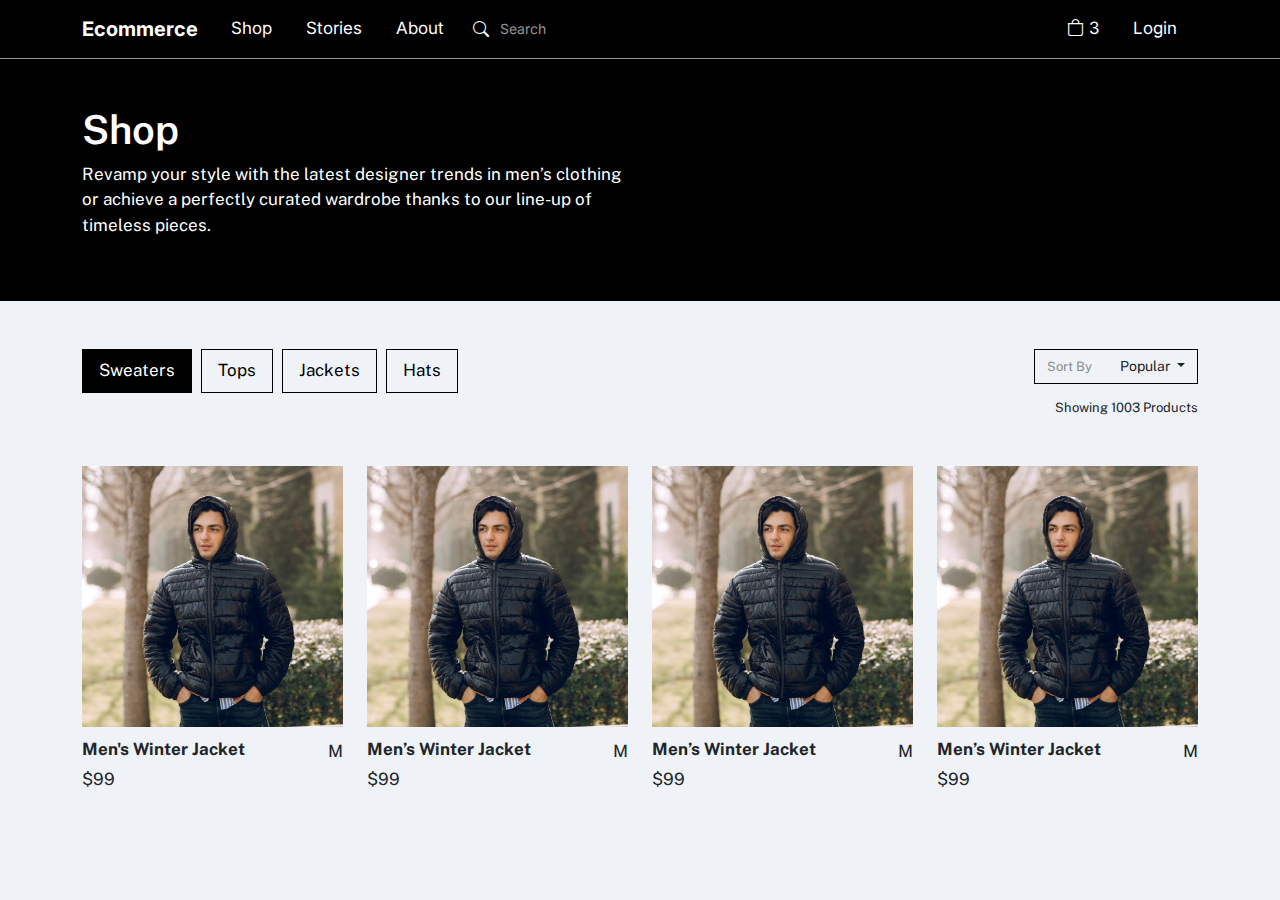
<file: index.html>
<!DOCTYPE html>
<html>

<head>
	<meta charset="utf-8">
	<meta name="viewport" content="width=device-width, initial-scale=1">
	<title>Bootstrap</title>
	<link rel="preconnect" href="https://fonts.googleapis.com">
	<link rel="preconnect" href="https://fonts.gstatic.com" crossorigin>
	<link
		href="https://fonts.googleapis.com/css2?family=Inter:wght@400;700&family=Public+Sans:wght@400;600;700&display=swap"
		rel="stylesheet">
	<link rel="stylesheet" type="text/css" href="css/bootstrap.min.css">
	<link rel="stylesheet" type="text/css" href="bootstrap-icons/font/bootstrap-icons.min.css">
	<link rel="stylesheet" type="text/css" href="css/style.css">
</head>

<body>
	<header class="header">
		<nav class="navbar navbar-expand-md navbar-dark">
			<div class="container-xl">
				<a class="navbar-brand" href="index.html">Ecommerce</a>

				<div class="d-block d-md-none ms-auto">
					<a href="" class="btn"><i class="bi bi-search"></i></a>
					<a href="cart.html" class="btn"><i class="bi bi-bag"></i> 3</a>
					<a href="" class="btn"><i class="bi bi-person-circle"></i></a>
				</div>
				<button class="navbar-toggler" type="button" data-bs-toggle="collapse" data-bs-target="#navbarNav"
					aria-controls="navbarNav" aria-expanded="false" aria-label="Toggle navigation">
					<span class="navbar-toggler-icon"></span>
				</button>
				<div class="collapse navbar-collapse" id="navbarNav">
					<ul class="navbar-nav">
						<li class="nav-item">
							<a class="nav-link active" aria-current="page" href="#">Shop</a>
						</li>
						<li class="nav-item">
							<a class="nav-link" href="#">Stories</a>
						</li>
						<li class="nav-item">
							<a class="nav-link" href="#">About</a>
						</li>
					</ul>
					<form class="search-form d-none d-md-block">
						<div class="input-group">
							<span class="input-group-text" id="basic-addon1">
								<i class="bi bi-search"></i>
							</span>
							<input type="text" class="form-control" placeholder="Search"
								aria-describedby="basic-addon1">
						</div>
					</form>
					<ul class="navbar-nav ms-auto pe-1 d-none d-md-flex">
						<li class="nav-item">
							<a class="nav-link" href="cart.html"><i class="bi bi-bag"></i> 3</a>
						</li>
						<li class="nav-item">
							<a class="nav-link" href="#">Login</a>
						</li>
					</ul>
				</div>
			</div>
		</nav>
	</header>

	<section class="banner">
		<div class="container-xl">
			<div class="row">
				<div class="col-md-6">
					<h1>Shop</h1>
					<p>Revamp your style with the latest designer trends in men’s clothing or achieve a perfectly
						curated wardrobe thanks to our line-up of timeless pieces.</p>
				</div>
			</div>
		</div>
	</section>

	<section class="py-5">
		<div class="container-xl">
			<div class="row mb-5 justify-content-between">
				<div class="col-auto">
					<ul class="nav nav-pills nav-fill nav-filter d-none d-md-flex">
						<li class="nav-item">
							<a class="nav-link active" aria-current="page" href="#">Sweaters</a>
						</li>
						<li class="nav-item">
							<a class="nav-link" href="#">Tops</a>
						</li>
						<li class="nav-item">
							<a class="nav-link" href="#">Jackets</a>
						</li>
						<li class="nav-item">
							<a class="nav-link" href="#">Hats</a>
						</li>
					</ul>

					<div class="dropdown d-block d-md-none">
						<button class="btn btn-black dropdown-toggle" type="button" data-bs-toggle="dropdown"
							aria-expanded="false">
							Sweaters
						</button>
						<ul class="dropdown-menu">
							<li><a class="dropdown-item" href="#">Tops</a></li>
							<li><a class="dropdown-item" href="#">Jackets</a></li>
							<li><a class="dropdown-item" href="#">Hats</a></li>
						</ul>
					</div>
				</div>
				<div class="col-auto d-flex justify-content-end align-items-end flex-column filter-sort-wrap">
					<div class="d-flex align-items-center filter-sort">
						<span class="me-3">Sort By</span>
						<div class="dropdown">
							<button class="btn dropdown-toggle" type="button" data-bs-toggle="dropdown"
								aria-expanded="false">
								Popular
							</button>
							<ul class="dropdown-menu dropdown-menu-end">
								<li><a class="dropdown-item" href="#">Price</a></li>
								<li><a class="dropdown-item" href="#">Relevance</a></li>
							</ul>
						</div>
					</div>
					<div>Showing 1003 Products</div>
				</div>
			</div>

			<div class="row justify-content-center">
				<div class="col-6 col-md-4 col-lg-3">
					<a class="product" href="product.html">
						<img src="images/jacket.jpg" alt="Men’s Winter Jacket">

						<div class="d-flex justify-content-between">
							<h3>Men's Winter Jacket</h3>
							<span>M</span>
						</div>
						<p>$99</p>
					</a>
				</div>
				<div class="col-6 col-md-4 col-lg-3">
					<a class="product" href="product.html">
						<img src="images/jacket.jpg" alt="Men’s Winter Jacket">

						<div class="d-flex justify-content-between">
							<h3>Men’s Winter Jacket</h3>
							<span>M</span>
						</div>
						<p>$99</p>
					</a>
				</div>
				<div class="col-6 col-md-4 col-lg-3">
					<a class="product" href="product.html">
						<img src="images/jacket.jpg" alt="Men’s Winter Jacket">

						<div class="d-flex justify-content-between">
							<h3>Men’s Winter Jacket</h3>
							<span>M</span>
						</div>
						<p>$99</p>
					</a>
				</div>
				<div class="col-6 col-md-4 col-lg-3">
					<a class="product" href="product.html">
						<img src="images/jacket.jpg" alt="Men’s Winter Jacket">

						<div class="d-flex justify-content-between">
							<h3>Men’s Winter Jacket</h3>
							<span>M</span>
						</div>
						<p>$99</p>
					</a>
				</div>
			</div>
		</div>
	</section>

	<script type="text/javascript" src="js/bootstrap.bundle.min.js"></script>
</body>

</html>
</file>
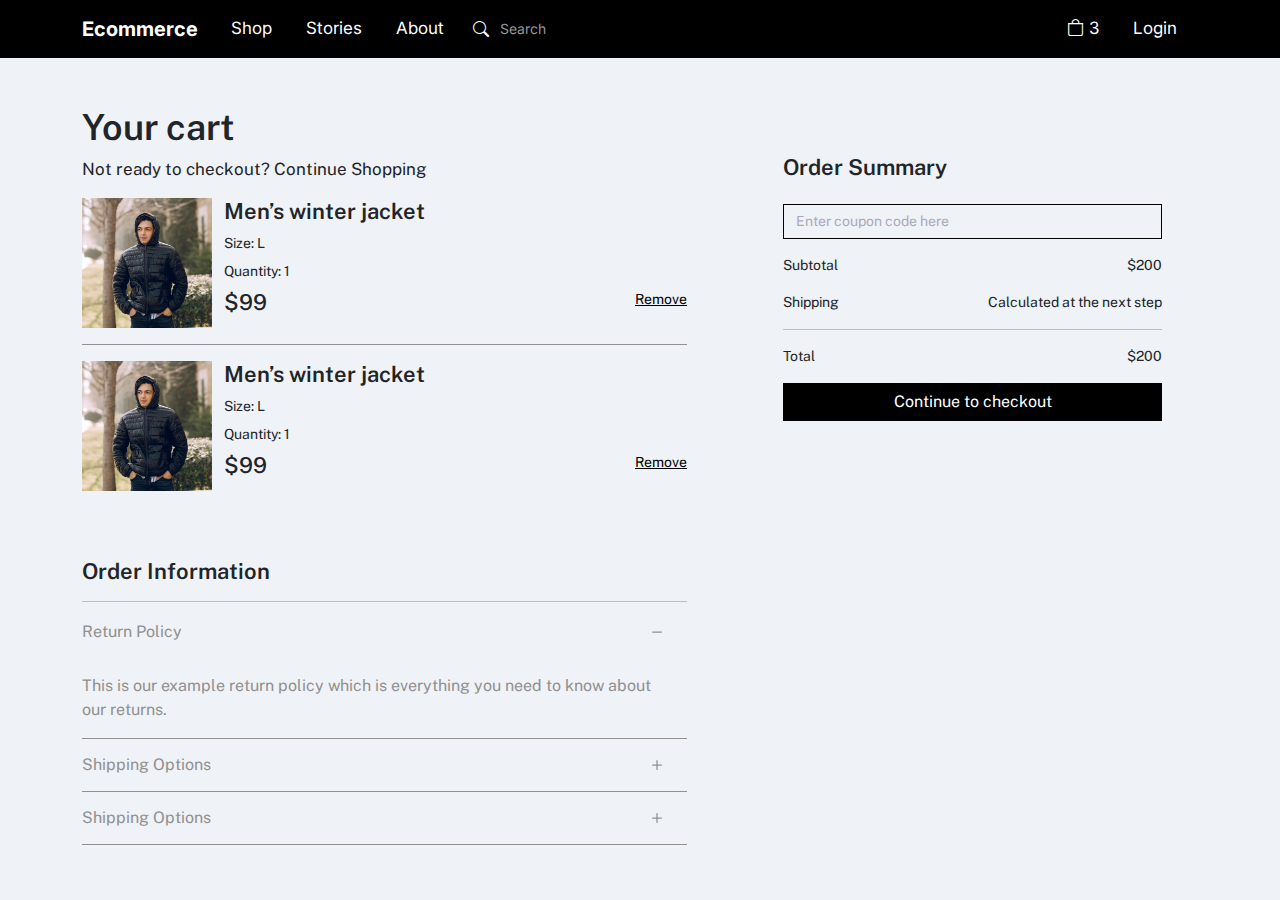
<file: cart.html>
<!DOCTYPE html>
<html>

<head>
	<meta charset="utf-8">
	<meta name="viewport" content="width=device-width, initial-scale=1">
	<title>Bootstrap</title>
	<link rel="preconnect" href="https://fonts.googleapis.com">
	<link rel="preconnect" href="https://fonts.gstatic.com" crossorigin>
	<link
		href="https://fonts.googleapis.com/css2?family=Inter:wght@400;700&family=Public+Sans:wght@400;600;700&display=swap"
		rel="stylesheet">
	<link rel="stylesheet" type="text/css" href="css/bootstrap.min.css">
	<link rel="stylesheet" type="text/css" href="bootstrap-icons/font/bootstrap-icons.min.css">
	<link rel="stylesheet" type="text/css" href="css/style.css">
</head>

<body>
	<header class="header">
		<nav class="navbar navbar-expand-md navbar-dark">
			<div class="container-xl">
				<a class="navbar-brand" href="index.html">Ecommerce</a>

				<div class="d-block d-md-none ms-auto">
					<a href="" class="btn"><i class="bi bi-search"></i></a>
					<a href="cart.html" class="btn"><i class="bi bi-bag"></i> 3</a>
					<a href="" class="btn"><i class="bi bi-person-circle"></i></a>
				</div>
				<button class="navbar-toggler" type="button" data-bs-toggle="collapse" data-bs-target="#navbarNav"
					aria-controls="navbarNav" aria-expanded="false" aria-label="Toggle navigation">
					<span class="navbar-toggler-icon"></span>
				</button>
				<div class="collapse navbar-collapse" id="navbarNav">
					<ul class="navbar-nav">
						<li class="nav-item">
							<a class="nav-link active" aria-current="page" href="#">Shop</a>
						</li>
						<li class="nav-item">
							<a class="nav-link" href="#">Stories</a>
						</li>
						<li class="nav-item">
							<a class="nav-link" href="#">About</a>
						</li>
					</ul>
					<form class="search-form d-none d-md-block">
						<div class="input-group">
							<span class="input-group-text" id="basic-addon1">
								<i class="bi bi-search"></i>
							</span>
							<input type="text" class="form-control" placeholder="Search"
								aria-describedby="basic-addon1">
						</div>
					</form>
					<ul class="navbar-nav ms-auto pe-1 d-none d-md-flex">
						<li class="nav-item">
							<a class="nav-link" href="cart.html"><i class="bi bi-bag"></i> 3</a>
						</li>
						<li class="nav-item">
							<a class="nav-link" href="#">Login</a>
						</li>
					</ul>
				</div>
			</div>
		</nav>
	</header>

	<section class="py-5">
		<div class="container-xl">
			<div class="row">
				<div class="col-md-7 pe-lg-5">
					<h1 class="h3">Your cart</h1>

					<p>Not ready to checkout? Continue Shopping</p>

					<div class="cart-list">
						<div class="cart-item">
							<img src="images/jacket.jpg">
							<div class="cart-item-details">
								<h4>Men’s winter jacket</h4>
								<p>Size: L</p>
								<p>Quantity: 1</p>

								<div class="d-flex justify-content-between">
									<h5>$99</h5>
									<a href="">Remove</a>
								</div>
							</div>
						</div>
						<div class="cart-item">
							<img src="images/jacket.jpg">
							<div class="cart-item-details">
								<h4>Men’s winter jacket</h4>
								<p>Size: L</p>
								<p>Quantity: 1</p>

								<div class="d-flex justify-content-between">
									<h5>$99</h5>
									<a href="">Remove</a>
								</div>
							</div>
						</div>
					</div>

					<br>
					<br>

					<h4>Order Information</h4>
					<hr class="mb-1">
					<div class="accordion" id="accordionExample">
						<div class="accordion-item">
							<h2 class="accordion-header">
								<button class="accordion-button" type="button" data-bs-toggle="collapse"
									data-bs-target="#collapseOne" aria-expanded="true" aria-controls="collapseOne">
									Return Policy
								</button>
							</h2>
							<div id="collapseOne" class="accordion-collapse collapse show"
								data-bs-parent="#accordionExample">
								<div class="accordion-body">
									This is our example return policy which is everything you need to know about our
									returns.
								</div>
							</div>
						</div>
						<div class="accordion-item">
							<h2 class="accordion-header">
								<button class="accordion-button collapsed" type="button" data-bs-toggle="collapse"
									data-bs-target="#collapseTwo" aria-expanded="false" aria-controls="collapseTwo">
									Shipping Options
								</button>
							</h2>
							<div id="collapseTwo" class="accordion-collapse collapse"
								data-bs-parent="#accordionExample">
								<div class="accordion-body">
									<strong>This is the second item's accordion body.</strong> It is hidden by default,
									until the collapse plugin adds the appropriate classes that we use to style each
									element. These classes control the overall appearance, as well as the showing and
									hiding via CSS transitions. You can modify any of this with custom CSS or overriding
									our default variables. It's also worth noting that just about any HTML can go within
									the <code>.accordion-body</code>, though the transition does limit overflow.
								</div>
							</div>
						</div>
						<div class="accordion-item">
							<h2 class="accordion-header">
								<button class="accordion-button collapsed" type="button" data-bs-toggle="collapse"
									data-bs-target="#collapseThree" aria-expanded="false" aria-controls="collapseThree">
									Shipping Options
								</button>
							</h2>
							<div id="collapseThree" class="accordion-collapse collapse"
								data-bs-parent="#accordionExample">
								<div class="accordion-body">
									<strong>This is the third item's accordion body.</strong> It is hidden by default,
									until the collapse plugin adds the appropriate classes that we use to style each
									element. These classes control the overall appearance, as well as the showing and
									hiding via CSS transitions. You can modify any of this with custom CSS or overriding
									our default variables. It's also worth noting that just about any HTML can go within
									the <code>.accordion-body</code>, though the transition does limit overflow.
								</div>
							</div>
						</div>
					</div>
				</div>
				<div class="col-md-5 px-lg-5 order-summary">
					<h4 class="pt-5 mb-4">Order Summary</h4>

					<form class="mb-3">
						<input type="text" name="" class="form-control" placeholder="Enter coupon code here">
					</form>

					<p class="d-flex justify-content-between">
						<span>Subtotal</span>
						<span>$200</span>
					</p>
					<p class="d-flex justify-content-between">
						<span>Shipping</span>
						<span>Calculated at the next step</span>
					</p>
					<hr>
					<p class="d-flex justify-content-between">
						<span>Total</span>
						<span>$200</span>
					</p>

					<a href="checkout.html" class="btn btn-black w-100">Continue to checkout</a>
				</div>
			</div>
		</div>
	</section>

	<script type="text/javascript" src="js/bootstrap.bundle.min.js"></script>
</body>

</html>
</file>
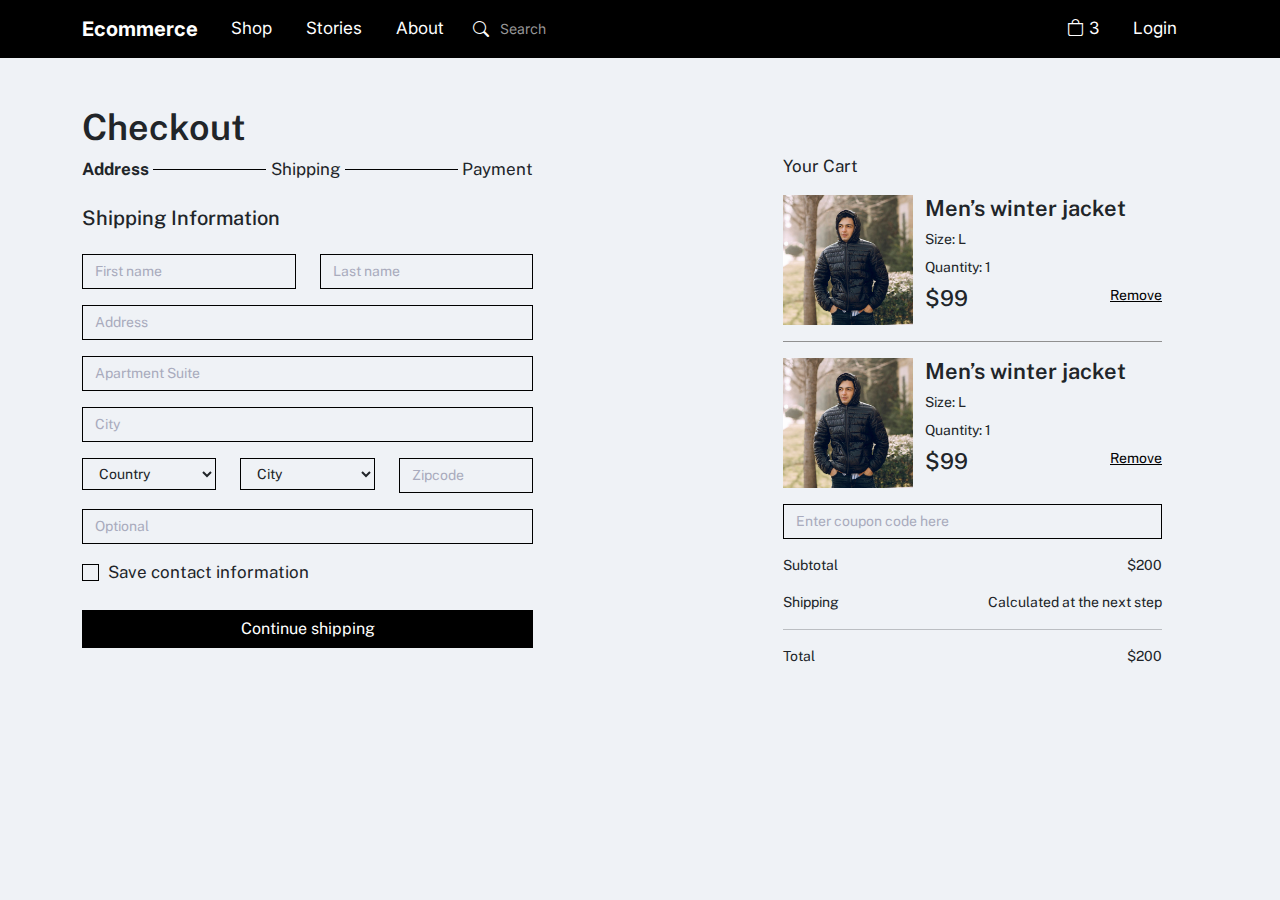
<file: checkout.html>
<!DOCTYPE html>
<html>

<head>
	<meta charset="utf-8">
	<meta name="viewport" content="width=device-width, initial-scale=1">
	<title>Bootstrap</title>
	<link rel="preconnect" href="https://fonts.googleapis.com">
	<link rel="preconnect" href="https://fonts.gstatic.com" crossorigin>
	<link
		href="https://fonts.googleapis.com/css2?family=Inter:wght@400;700&family=Public+Sans:wght@400;600;700&display=swap"
		rel="stylesheet">
	<link rel="stylesheet" type="text/css" href="css/bootstrap.min.css">
	<link rel="stylesheet" type="text/css" href="bootstrap-icons/font/bootstrap-icons.min.css">
	<link rel="stylesheet" type="text/css" href="css/style.css">
</head>

<body>
	<header class="header">
		<nav class="navbar navbar-expand-md navbar-dark">
			<div class="container-xl">
				<a class="navbar-brand" href="index.html">Ecommerce</a>

				<div class="d-block d-md-none ms-auto">
					<a href="" class="btn"><i class="bi bi-search"></i></a>
					<a href="cart.html" class="btn"><i class="bi bi-bag"></i> 3</a>
					<a href="" class="btn"><i class="bi bi-person-circle"></i></a>
				</div>
				<button class="navbar-toggler" type="button" data-bs-toggle="collapse" data-bs-target="#navbarNav"
					aria-controls="navbarNav" aria-expanded="false" aria-label="Toggle navigation">
					<span class="navbar-toggler-icon"></span>
				</button>
				<div class="collapse navbar-collapse" id="navbarNav">
					<ul class="navbar-nav">
						<li class="nav-item">
							<a class="nav-link active" aria-current="page" href="#">Shop</a>
						</li>
						<li class="nav-item">
							<a class="nav-link" href="#">Stories</a>
						</li>
						<li class="nav-item">
							<a class="nav-link" href="#">About</a>
						</li>
					</ul>
					<form class="search-form d-none d-md-block">
						<div class="input-group">
							<span class="input-group-text" id="basic-addon1">
								<i class="bi bi-search"></i>
							</span>
							<input type="text" class="form-control" placeholder="Search"
								aria-describedby="basic-addon1">
						</div>
					</form>
					<ul class="navbar-nav ms-auto pe-1 d-none d-md-flex">
						<li class="nav-item">
							<a class="nav-link" href="cart.html"><i class="bi bi-bag"></i> 3</a>
						</li>
						<li class="nav-item">
							<a class="nav-link" href="#">Login</a>
						</li>
					</ul>
				</div>
			</div>
		</nav>
	</header>

	<section class="py-5">
		<div class="container-xl">
			<div class="row justify-content-between">
				<div class="col-md-5">
					<h1 class="h3">Checkout</h1>
					<div class="checkout-breadcrumb mb-4">
						<div class="active">Address</div>
						<span></span>
						<div class="">Shipping</div>
						<span></span>
						<div class="">Payment</div>
					</div>
					<h5 class="mb-4">Shipping Information</h5>
					<form>
						<div class="row">
							<div class="col-md-6 mb-3">
								<input type="text" class="form-control" placeholder="First name">
							</div>
							<div class="col-md-6 mb-3">
								<input type="text" class="form-control" placeholder="Last name">
							</div>
						</div>
						<div class="mb-3">
							<input type="text" class="form-control" placeholder="Address">
						</div>
						<div class="mb-3">
							<input type="text" class="form-control" placeholder="Apartment Suite">
						</div>
						<div class="mb-3">
							<input type="text" class="form-control" placeholder="City">
						</div>
						<div class="row">
							<div class="col-md-4 mb-3">
								<select class="form-control">
									<option value="">Country</option>
									<option value="Philippines">Philippines</option>
									<option value="China">China</option>
								</select>
							</div>
							<div class="col-md-4 mb-3">
								<select class="form-control">
									<option value="">City</option>
									<option value="Philippines">Philippines</option>
									<option value="China">China</option>
								</select>
							</div>
							<div class="col-md-4 mb-3">
								<input type="text" name="" class="form-control" placeholder="Zipcode">
							</div>
						</div>
						<div class="mb-3">
							<input type="text" name="" class="form-control" placeholder="Optional">
						</div>
						<div class="form-check mb-4">
							<input class="form-check-input" type="checkbox" value="" id="flexCheckDefault">
							<label class="form-check-label" for="flexCheckDefault">
								Save contact information
							</label>
						</div>
						<input type="submit" value="Continue shipping" class="btn btn-black w-100">
					</form>
				</div>
				<div class="col-md-5 px-lg-5 myown-class">
					<p class="pt-5">Your Cart</p>
					<div class="cart-list">
						<div class="cart-item">
							<img src="images/jacket.jpg">
							<div class="cart-item-details">
								<h4>Men’s winter jacket</h4>
								<p>Size: L</p>
								<p>Quantity: 1</p>

								<div class="d-flex justify-content-between">
									<h5>$99</h5>
									<a href="">Remove</a>
								</div>
							</div>
						</div>
						<div class="cart-item">
							<img src="images/jacket.jpg">
							<div class="cart-item-details">
								<h4>Men’s winter jacket</h4>
								<p>Size: L</p>
								<p>Quantity: 1</p>

								<div class="d-flex justify-content-between">
									<h5>$99</h5>
									<a href="">Remove</a>
								</div>
							</div>
						</div>
					</div>

					<div class="order-summary">
						<form class="mb-3">
							<input type="text" name="" class="form-control" placeholder="Enter coupon code here">
						</form>

						<p class="d-flex justify-content-between">
							<span>Subtotal</span>
							<span>$200</span>
						</p>
						<p class="d-flex justify-content-between">
							<span>Shipping</span>
							<span>Calculated at the next step</span>
						</p>
						<hr>
						<p class="d-flex justify-content-between">
							<span>Total</span>
							<span>$200</span>
						</p>
					</div>
				</div>
			</div>
		</div>
	</section>

	<script type="text/javascript" src="js/bootstrap.bundle.min.js"></script>
</body>

</html>
</file>
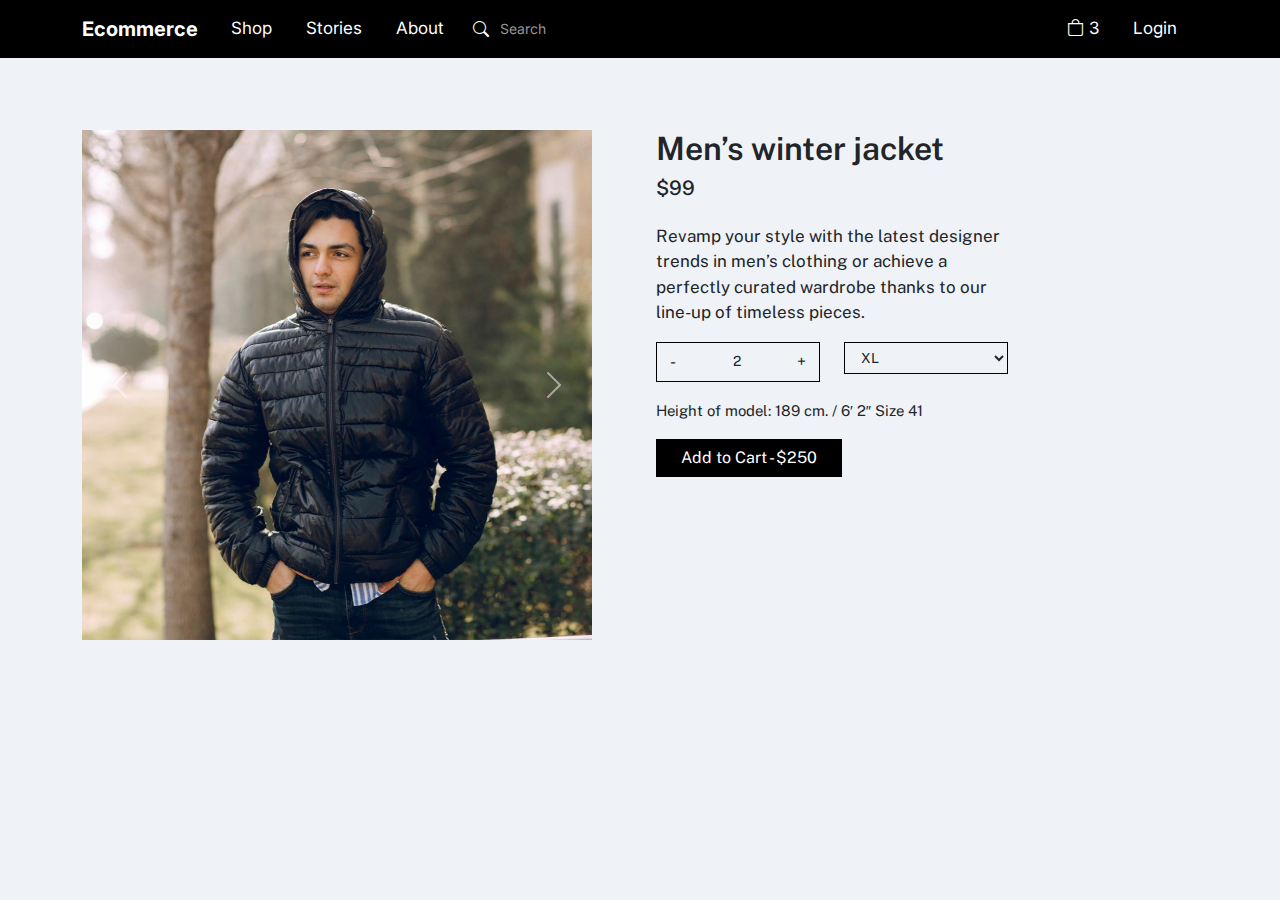
<file: product.html>
<!DOCTYPE html>
<html>

<head>
	<meta charset="utf-8">
	<meta name="viewport" content="width=device-width, initial-scale=1">
	<title>Bootstrap</title>
	<link rel="preconnect" href="https://fonts.googleapis.com">
	<link rel="preconnect" href="https://fonts.gstatic.com" crossorigin>
	<link
		href="https://fonts.googleapis.com/css2?family=Inter:wght@400;700&family=Public+Sans:wght@400;600;700&display=swap"
		rel="stylesheet">
	<link rel="stylesheet" type="text/css" href="css/bootstrap.min.css">
	<link rel="stylesheet" type="text/css" href="bootstrap-icons/font/bootstrap-icons.min.css">
	<link rel="stylesheet" type="text/css" href="css/style.css">
</head>

<body>
	<header class="header">
		<nav class="navbar navbar-expand-md navbar-dark">
			<div class="container-xl">
				<a class="navbar-brand" href="index.html">Ecommerce</a>

				<div class="d-block d-md-none ms-auto">
					<a href="" class="btn"><i class="bi bi-search"></i></a>
					<a href="cart.html" class="btn"><i class="bi bi-bag"></i> 3</a>
					<a href="" class="btn"><i class="bi bi-person-circle"></i></a>
				</div>
				<button class="navbar-toggler" type="button" data-bs-toggle="collapse" data-bs-target="#navbarNav"
					aria-controls="navbarNav" aria-expanded="false" aria-label="Toggle navigation">
					<span class="navbar-toggler-icon"></span>
				</button>
				<div class="collapse navbar-collapse" id="navbarNav">
					<ul class="navbar-nav">
						<li class="nav-item">
							<a class="nav-link active" aria-current="page" href="#">Shop</a>
						</li>
						<li class="nav-item">
							<a class="nav-link" href="#">Stories</a>
						</li>
						<li class="nav-item">
							<a class="nav-link" href="#">About</a>
						</li>
					</ul>
					<form class="search-form d-none d-md-block">
						<div class="input-group">
							<span class="input-group-text" id="basic-addon1">
								<i class="bi bi-search"></i>
							</span>
							<input type="text" class="form-control" placeholder="Search"
								aria-describedby="basic-addon1">
						</div>
					</form>
					<ul class="navbar-nav ms-auto pe-1 d-none d-md-flex">
						<li class="nav-item">
							<a class="nav-link" href="cart.html"><i class="bi bi-bag"></i> 3</a>
						</li>
						<li class="nav-item">
							<a class="nav-link" href="#">Login</a>
						</li>
					</ul>
				</div>
			</div>
		</nav>
	</header>

	<section class="py-5">
		<div class="container-xl py-md-4">
			<div class="row mb-5">
				<div class="col-md-6 mb-4 mb-md-0 pe-md-5">
					<!-- <img src="images/jacket.jpg"> -->
					<div id="carouselExample" class="carousel slide">
						<div class="carousel-inner">
							<div class="carousel-item active">
								<img src="images/jacket.jpg" class="d-block w-100" alt="...">
							</div>
							<div class="carousel-item">
								<img src="images/jacket.jpg" class="d-block w-100" alt="...">
							</div>
							<div class="carousel-item">
								<img src="images/jacket.jpg" class="d-block w-100" alt="...">
							</div>
						</div>
						<button class="carousel-control-prev" type="button" data-bs-target="#carouselExample"
							data-bs-slide="prev">
							<span class="carousel-control-prev-icon" aria-hidden="true"></span>
							<span class="visually-hidden">Previous</span>
						</button>
						<button class="carousel-control-next" type="button" data-bs-target="#carouselExample"
							data-bs-slide="next">
							<span class="carousel-control-next-icon" aria-hidden="true"></span>
							<span class="visually-hidden">Next</span>
						</button>
					</div>
				</div>
				<div class="col-md-4 ps-md-3">
					<h2>Men’s winter jacket</h2>
					<h5 class="mb-4">$99</h5>

					<p>Revamp your style with the latest designer trends in men’s clothing or achieve a perfectly
						curated wardrobe thanks to our line-up of timeless pieces. </p>

					<div class="row mb-3">
						<div class="col-6">
							<div class="d-flex qty-input">
								<button class="btn">-</button>
								<input type="text" name="" class="form-control" value="2">
								<button class="btn">+</button>
							</div>
						</div>
						<div class="col-6">
							<select class="form-control size-select">
								<option>XL</option>
								<option>L</option>
								<option>M</option>
							</select>
						</div>
					</div>

					<p><small>Height of model: 189 cm. / 6′ 2″ Size 41</small></p>

					<a href="" class="btn btn-black px-4">Add to Cart - $250</a>
				</div>
			</div>

		</div>
	</section>

	<script type="text/javascript" src="js/bootstrap.bundle.min.js"></script>
</body>

</html>
</file>
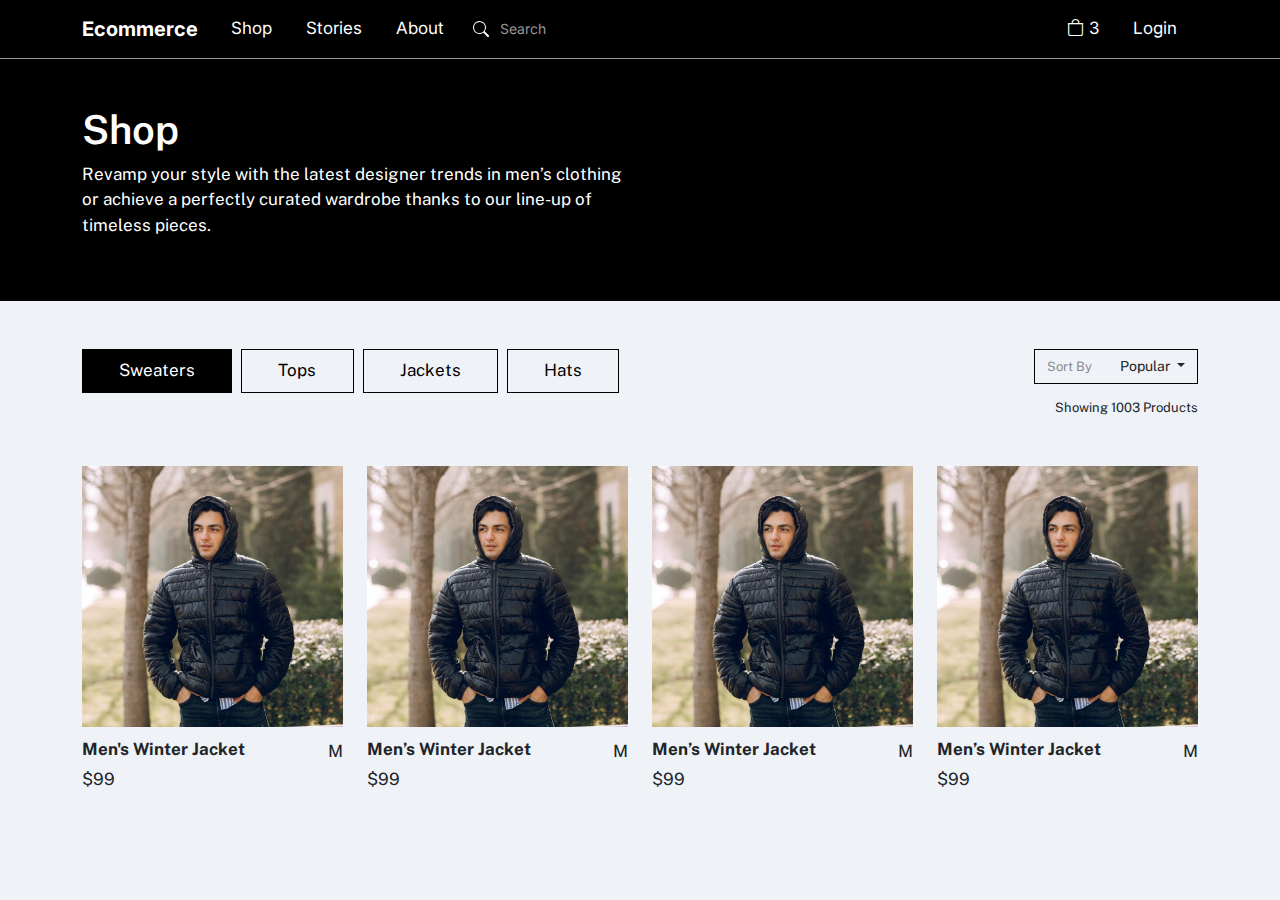
<file: test.html>
<!DOCTYPE html>
<html>

<head>
	<meta charset="utf-8">
	<meta name="viewport" content="width=device-width, initial-scale=1">
	<title>Bootstrap</title>
	<link rel="preconnect" href="https://fonts.googleapis.com">
	<link rel="preconnect" href="https://fonts.gstatic.com" crossorigin>
	<link
		href="https://fonts.googleapis.com/css2?family=Inter:wght@400;700&family=Public+Sans:wght@400;600;700&display=swap"
		rel="stylesheet">
	<link rel="stylesheet" type="text/css" href="css/bootstrap.min.css">
	<link rel="stylesheet" type="text/css" href="bootstrap-icons/font/bootstrap-icons.min.css">
	<link rel="stylesheet" type="text/css" href="css/style.css">
</head>

<body>
	<header class="header">
		<nav class="navbar navbar-expand-lg navbar-dark">
			<div class="container-xl">
				<a class="navbar-brand" href="#">Ecommerce</a>
				<button class="navbar-toggler" type="button" data-bs-toggle="collapse" data-bs-target="#navbarNav"
					aria-controls="navbarNav" aria-expanded="false" aria-label="Toggle navigation">
					<span class="navbar-toggler-icon"></span>
				</button>
				<div class="collapse navbar-collapse" id="navbarNav">
					<ul class="navbar-nav">
						<li class="nav-item">
							<a class="nav-link active" aria-current="page" href="#">Shop</a>
						</li>
						<li class="nav-item">
							<a class="nav-link" href="#">Stories</a>
						</li>
						<li class="nav-item">
							<a class="nav-link" href="#">About</a>
						</li>
					</ul>
					<form class="search-form">
						<!-- <input type="" name="" placeholder="Search" class="form-control"> -->
						<div class="input-group">
							<span class="input-group-text" id="basic-addon1">
								<svg xmlns="http://www.w3.org/2000/svg" width="16" height="16" fill="currentColor"
									class="bi bi-search" viewBox="0 0 16 16">
									<path
										d="M11.742 10.344a6.5 6.5 0 1 0-1.397 1.398h-.001c.03.04.062.078.098.115l3.85 3.85a1 1 0 0 0 1.415-1.414l-3.85-3.85a1.007 1.007 0 0 0-.115-.1zM12 6.5a5.5 5.5 0 1 1-11 0 5.5 5.5 0 0 1 11 0z">
									</path>
								</svg>
							</span>
							<input type="text" class="form-control" placeholder="Search"
								aria-describedby="basic-addon1">
						</div>
					</form>
					<ul class="navbar-nav ms-auto pe-1">
						<li class="nav-item">
							<a class="nav-link" href="#"><i class="bi bi-bag"></i> 3</a>
						</li>
						<li class="nav-item">
							<a class="nav-link" href="#">Login</a>
						</li>
					</ul>
				</div>
			</div>
		</nav>
	</header>

	<section class="banner">
		<div class="container-xl">
			<div class="row">
				<div class="col-md-6">
					<h1>Shop</h1>
					<p>Revamp your style with the latest designer trends in men’s clothing or achieve a perfectly
						curated wardrobe thanks to our line-up of timeless pieces.</p>
				</div>
			</div>
		</div>
	</section>

	<section class="py-5">
		<div class="container-xl">
			<div class="row mb-5">
				<div class="col-md-6">
					<ul class="nav nav-pills nav-fill nav-filter">
						<li class="nav-item">
							<a class="nav-link active" aria-current="page" href="#">Sweaters</a>
						</li>
						<li class="nav-item">
							<a class="nav-link" href="#">Tops</a>
						</li>
						<li class="nav-item">
							<a class="nav-link" href="#">Jackets</a>
						</li>
						<li class="nav-item">
							<a class="nav-link" href="#">Hats</a>
						</li>
					</ul>
				</div>
				<div class="col-md-6 d-flex justify-content-end align-items-end flex-column filter-sort-wrap">
					<div class="d-flex align-items-center filter-sort">
						<span class="me-3">Sort By</span>
						<div class="dropdown">
							<button class="btn dropdown-toggle" type="button" data-bs-toggle="dropdown"
								aria-expanded="false">
								Popular
							</button>
							<ul class="dropdown-menu dropdown-menu-end">
								<li><a class="dropdown-item" href="#">Action</a></li>
								<li><a class="dropdown-item" href="#">Another action</a></li>
								<li><a class="dropdown-item" href="#">Something else here</a></li>
							</ul>
						</div>
					</div>
					<div>Showing 1003 Products</div>
				</div>
			</div>

			<div class="row justify-content-center">
				<div class="col-6 col-md-4 col-lg-3">
					<div class="product">
						<img src="images/jacket.jpg" alt="Men’s Winter Jacket">

						<div class="d-flex justify-content-between">
							<h3>Men's Winter Jacket</h3>
							<span>M</span>
						</div>
						<p>$99</p>
					</div>
				</div>
				<div class="col-6 col-md-4 col-lg-3">
					<div class="product">
						<img src="images/jacket.jpg" alt="Men’s Winter Jacket">

						<div class="d-flex justify-content-between">
							<h3>Men’s Winter Jacket</h3>
							<span>M</span>
						</div>
						<p>$99</p>
					</div>
				</div>
				<div class="col-6 col-md-4 col-lg-3">
					<div class="product">
						<img src="images/jacket.jpg" alt="Men’s Winter Jacket">

						<div class="d-flex justify-content-between">
							<h3>Men’s Winter Jacket</h3>
							<span>M</span>
						</div>
						<p>$99</p>
					</div>
				</div>
				<div class="col-6 col-md-4 col-lg-3">
					<div class="product">
						<img src="images/jacket.jpg" alt="Men’s Winter Jacket">

						<div class="d-flex justify-content-between">
							<h3>Men’s Winter Jacket</h3>
							<span>M</span>
						</div>
						<p>$99</p>
					</div>
				</div>
			</div>
		</div>
	</section>

	<script type="text/javascript" src="js/bootstrap.bundle.min.js"></script>
</body>

</html>
</file>
<file: css/style.css>
body{font-family:"Public Sans",sans-serif;font-size:17px;background-color:#eff2f6}h1,h2,h3,h4,.h1,.h2,.h3,.h4{font-weight:600}@media(min-width: 768px){.h3{font-size:36px}h4{font-size:22px}}img{max-width:100%}.form-control{background-color:rgba(0,0,0,0);border:1px solid #000}.form-check-input[type=checkbox]{border-radius:0;border:1px solid #000;background-color:rgba(0,0,0,0)}.form-check-input:checked[type=checkbox]{background-color:#000}.header{background-color:#000;color:#fff;font-size:17px;font-family:"Inter",sans-serif}.header .search-form{color:#fff}.header .search-form .input-group-text{color:#fff;background-color:rgba(0,0,0,0);border:0 none}.header .search-form .form-control{background-color:rgba(0,0,0,0);border:0 none;padding-left:0}.header .search-form .form-control::placeholder{color:#979797}.header .btn{color:#fff}.navbar-brand{font-weight:bold}.navbar{background-color:rgba(0,0,0,0);color:#fff}.navbar .navbar-nav .nav-link{padding-left:17px;padding-right:17px;color:#fff;white-space:nowrap}.banner{background-color:#000;color:#fff;padding:47px 0;border-top:1px solid #979797}.nav-filter .nav-item{margin-right:9px}.nav-filter .nav-link{border:1px solid #000;border-radius:0;background-color:rgba(0,0,0,0);color:#000}.nav-filter .nav-link.active,.nav-filter .nav-link:hover{background-color:#000;color:#fff}.filter-sort-wrap{font-size:13px}.filter-sort-wrap .filter-sort{border:1px solid #000;padding-left:12px;margin-bottom:14px}.filter-sort-wrap .filter-sort span{opacity:.5}.filter-sort-wrap .filter-sort .btn{background-color:rgba(0,0,0,0);border-radius:0;font-size:14px;border:0 none}.btn{border-radius:0}.form-control{border-radius:0;font-size:14px}.form-control::placeholder{color:#a9abbd}.product{display:block;color:inherit;text-decoration:none}.product img{margin-bottom:12px}.product h3{font-size:17px;font-weight:bold}.btn-black{background-color:#000;border:1px solid #000;color:#fff}.btn-black:hover{color:#000;border:1px solid #000}select.form-control{appearance:listbox}.cart-list .cart-item{padding-bottom:16px}.cart-list .cart-item:not(:first-child){padding-top:16px}.cart-list .cart-item:not(:last-child){border-bottom:1px solid #909090}.cart-item{display:flex;align-items:flex-start;font-size:14px}.cart-item h4{font-size:22px}.cart-item h5{font-size:22px}.cart-item p{font-size:14px;margin-bottom:7px}.cart-item img{width:130px;margin-right:12px}.cart-item a{color:#000}.cart-item-details{width:100%}.order-summary{font-size:14px}.checkout-breadcrumb{display:flex;align-items:center;justify-content:space-between}.checkout-breadcrumb .active{font-weight:bold}.checkout-breadcrumb span{display:block;width:25%;height:1px;background-color:#000}.accordion{color:#909090;font-size:16px}.accordion .accordion-item{background-color:rgba(0,0,0,0);border-width:0 0 1px 0;border-radius:0;color:#909090;border-color:#909090}.accordion .accordion-button{background-color:rgba(0,0,0,0);color:#909090;padding-left:0;border-radius:0 !important}.accordion .accordion-button:focus{box-shadow:none}.accordion .accordion-button:not(.collapsed){box-shadow:none}.accordion .accordion-button:not(.collapsed):after{background-image:url("[data-uri]")}.accordion .accordion-button:after{background-image:url("[data-uri]")}.accordion .accordion-body{padding-left:0}.qty-input{border:1px solid #000}.qty-input input{border:0 none;text-align:center}.size-select{line-height:26px}/*# sourceMappingURL=style.css.map */
</file>
